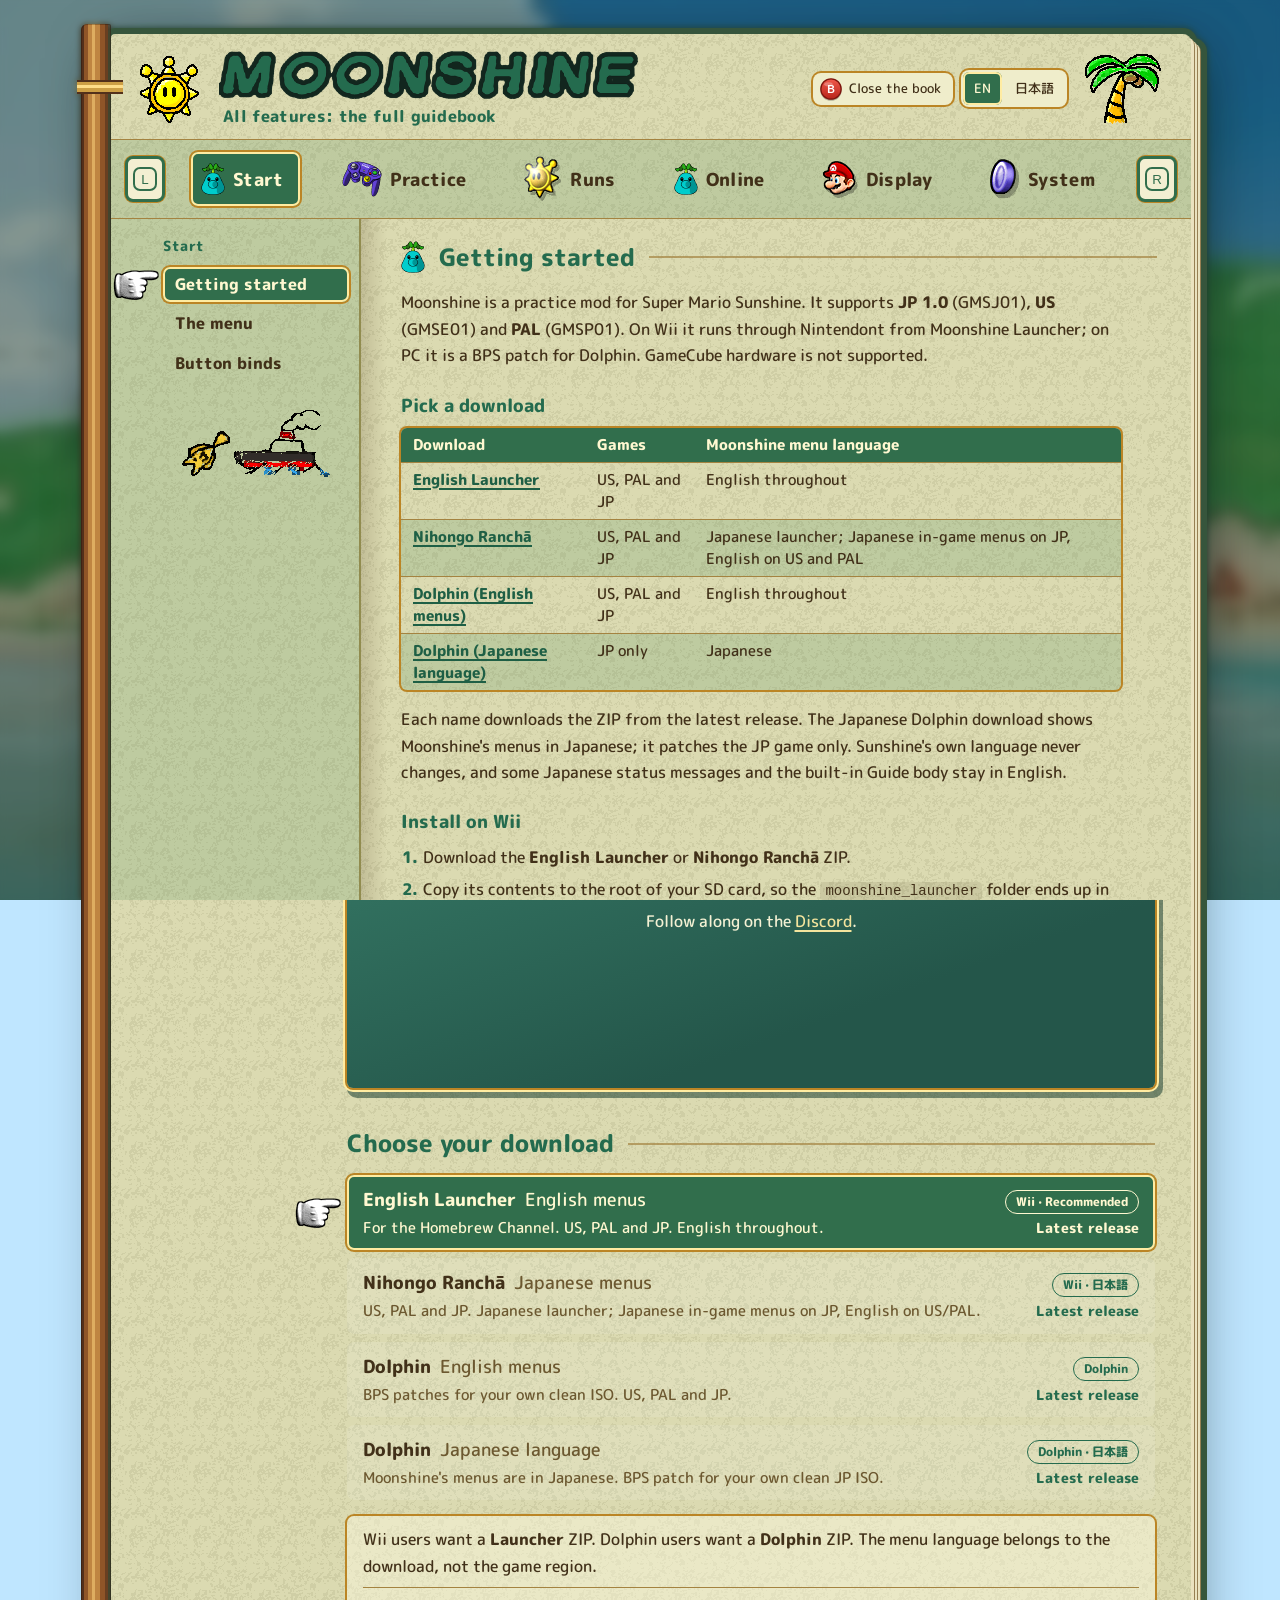
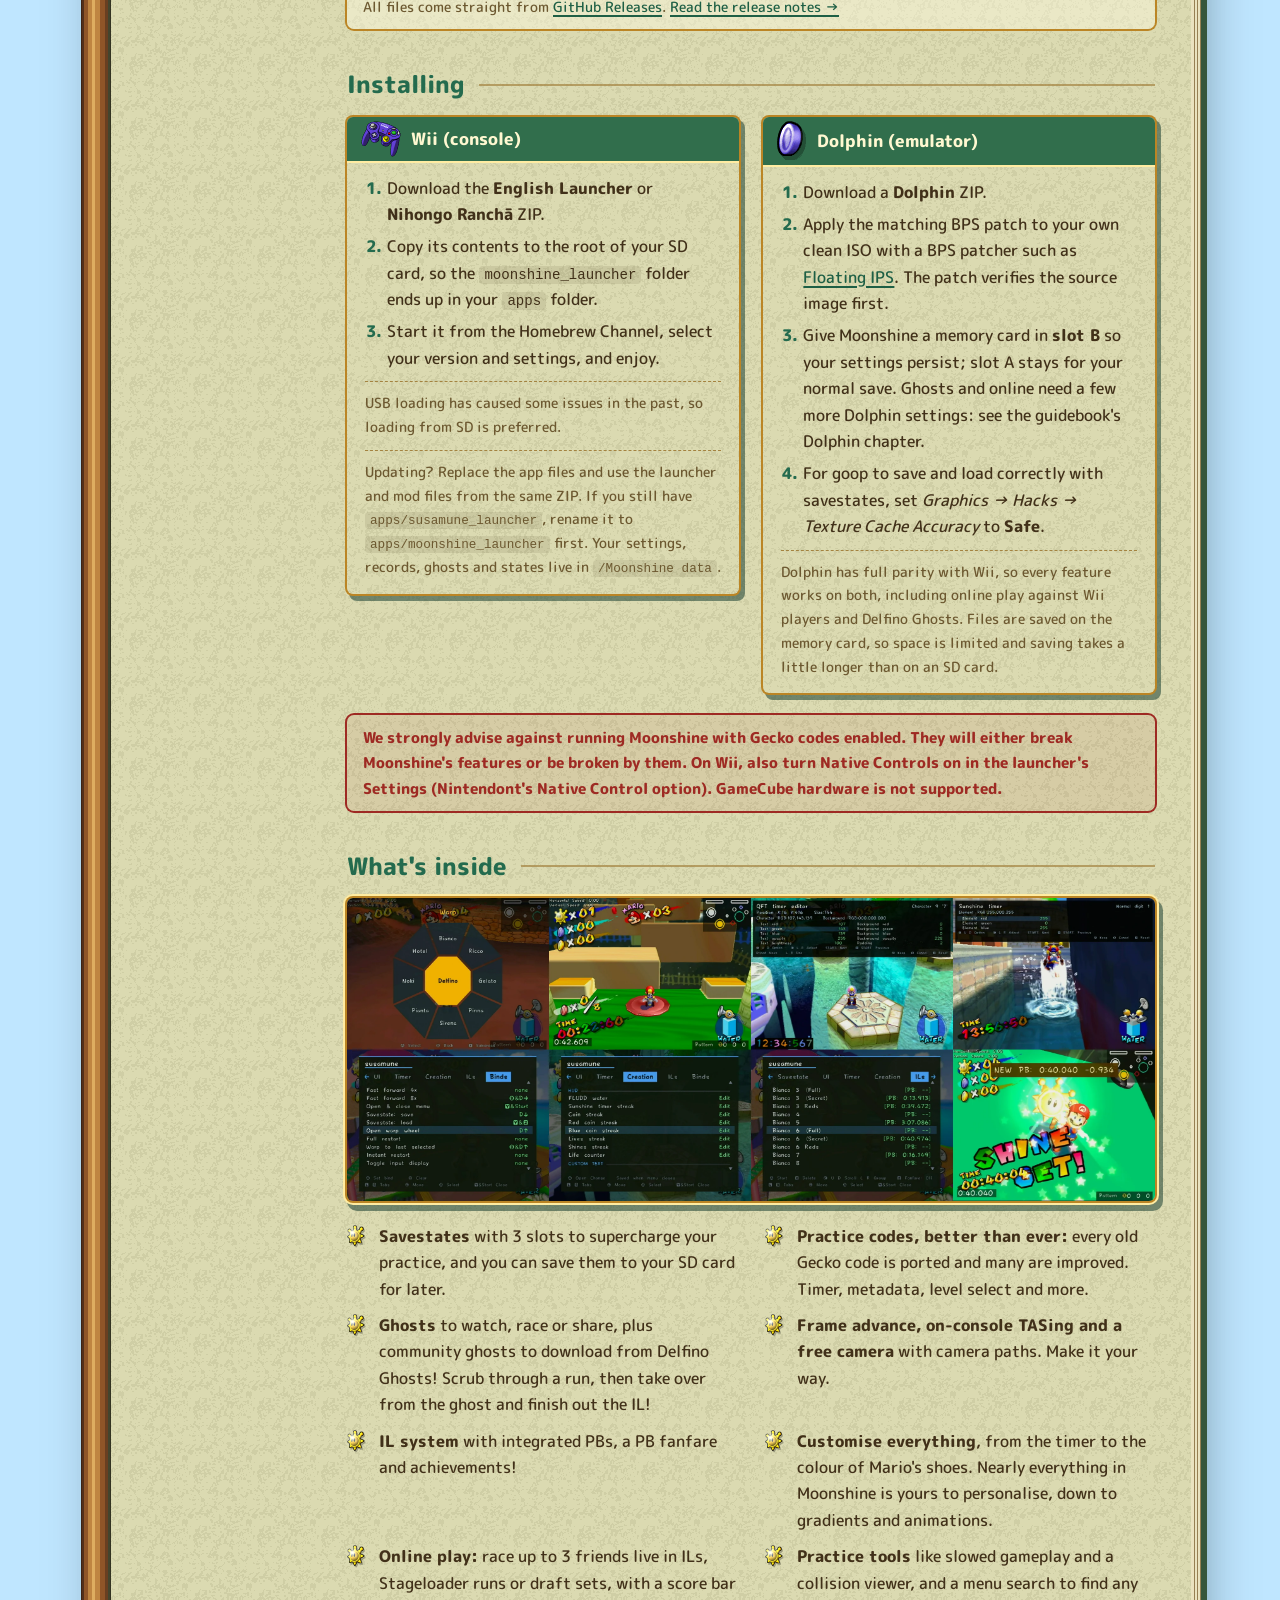
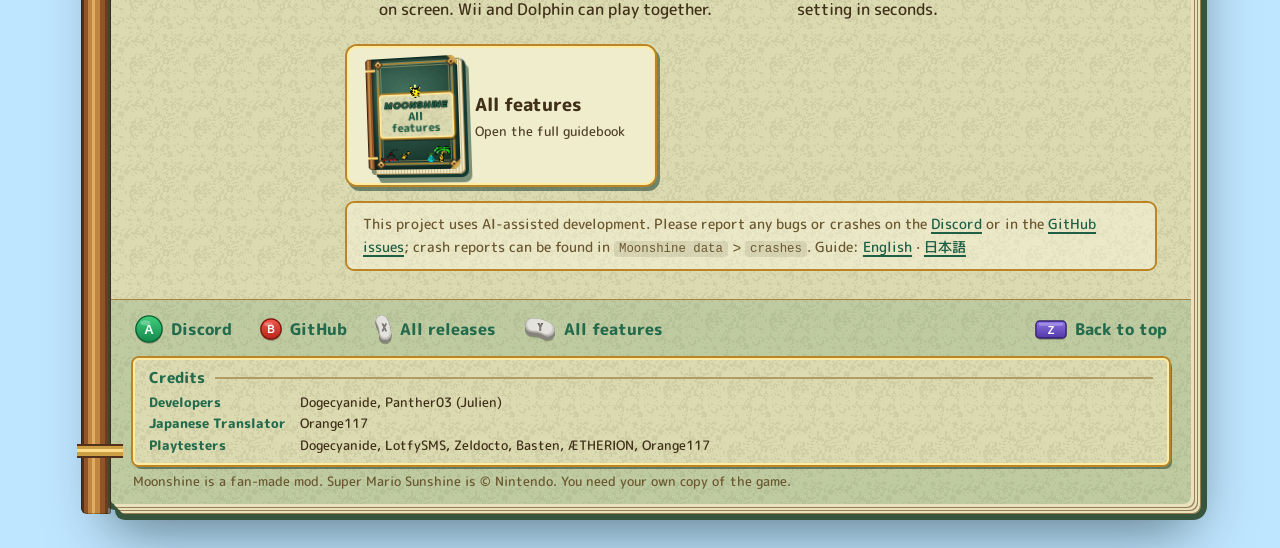
<file: features.html>
<!doctype html>
<html lang="en">
<head>
  <meta charset="utf-8">
  <meta name="viewport" content="width=device-width, initial-scale=1">
  <title>All features · Moonshine guidebook</title>
  <meta name="robots" content="noindex">
  <link rel="canonical" href="index.html#guide">
  <link rel="icon" href="favicon.ico" sizes="16x16 32x32 48x48">
  <link rel="icon" type="image/png" sizes="32x32" href="favicon-32.png">
  <link rel="apple-touch-icon" sizes="180x180" href="apple-touch-icon.png">
  <script>
    // The guidebook now opens inside the main page. Keep old links working: features.html#ghosts -> index.html#guide/ghosts
    (function () {
      var id = location.hash.replace(/^#/, "");
      location.replace("index.html" + location.search + "#guide" + (/^[\w-]+$/.test(id) ? "/" + id : ""));
    })();
  </script>
  <noscript><meta http-equiv="refresh" content="0; url=index.html#guide"></noscript>
</head>
<body>
  <p><a href="index.html#guide">The Moonshine guidebook has moved to the main page.</a></p>
</body>
</html>
</file>
